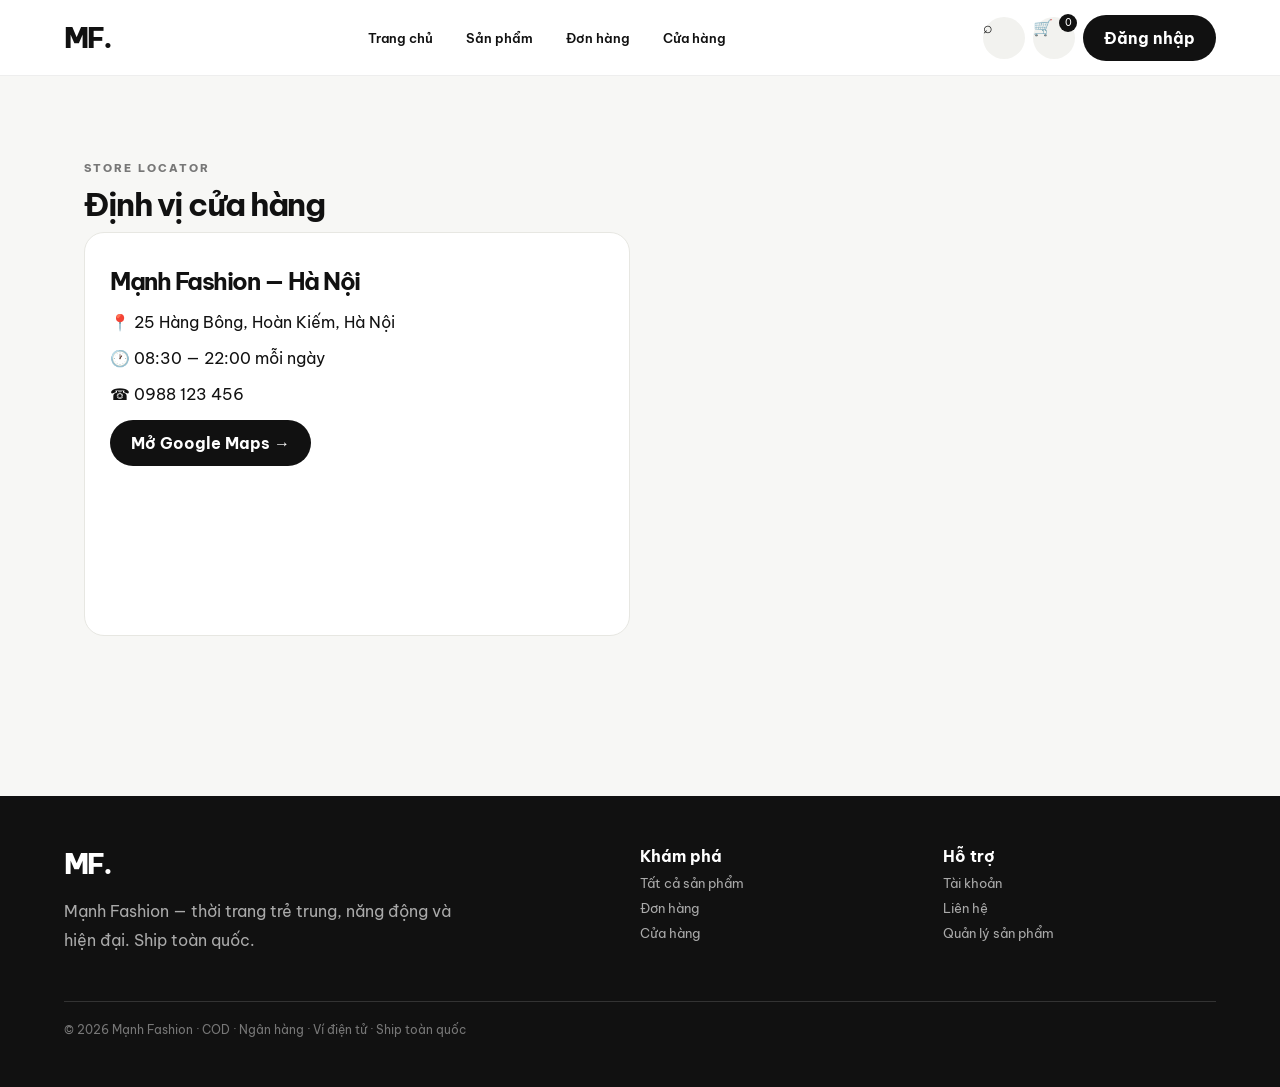
<file: cua-hang.html>
<!DOCTYPE html><html lang="vi"><head>
<meta charset="UTF-8"><meta name="viewport" content="width=device-width,initial-scale=1.0"><title>Cửa hàng — Mạnh Fashion</title><link rel="preconnect" href="https://fonts.googleapis.com"><link href="https://fonts.googleapis.com/css2?family=Be+Vietnam+Pro:wght@400;500;600;700;800&display=swap" rel="stylesheet"><link rel="stylesheet" href="css/style.css"></head><body><div id="toast"></div><header id="header"></header><main class="section"><span class="eyebrow">STORE LOCATOR</span><h1>Định vị cửa hàng</h1><div class="store-grid"><div class="card"><h2>Mạnh Fashion — Hà Nội</h2><p>📍 25 Hàng Bông, Hoàn Kiếm, Hà Nội</p><p>🕐 08:30 — 22:00 mỗi ngày</p><p>☎ 0988 123 456</p><a class="btn btn-dark" target="_blank" href="https://www.google.com/maps/search/?api=1&query=25+Hang+Bong+Hoan+Kiem+Ha+Noi">Mở Google Maps →</a></div><div class="map-box"><iframe src="https://www.google.com/maps?q=25%20Hang%20Bong%20Hoan%20Kiem%20Ha%20Noi&output=embed" loading="lazy"></iframe></div></div></main><footer id="footer"></footer><script src="js/app.js"></script><script>initLayout();</script></body></html>
</file>
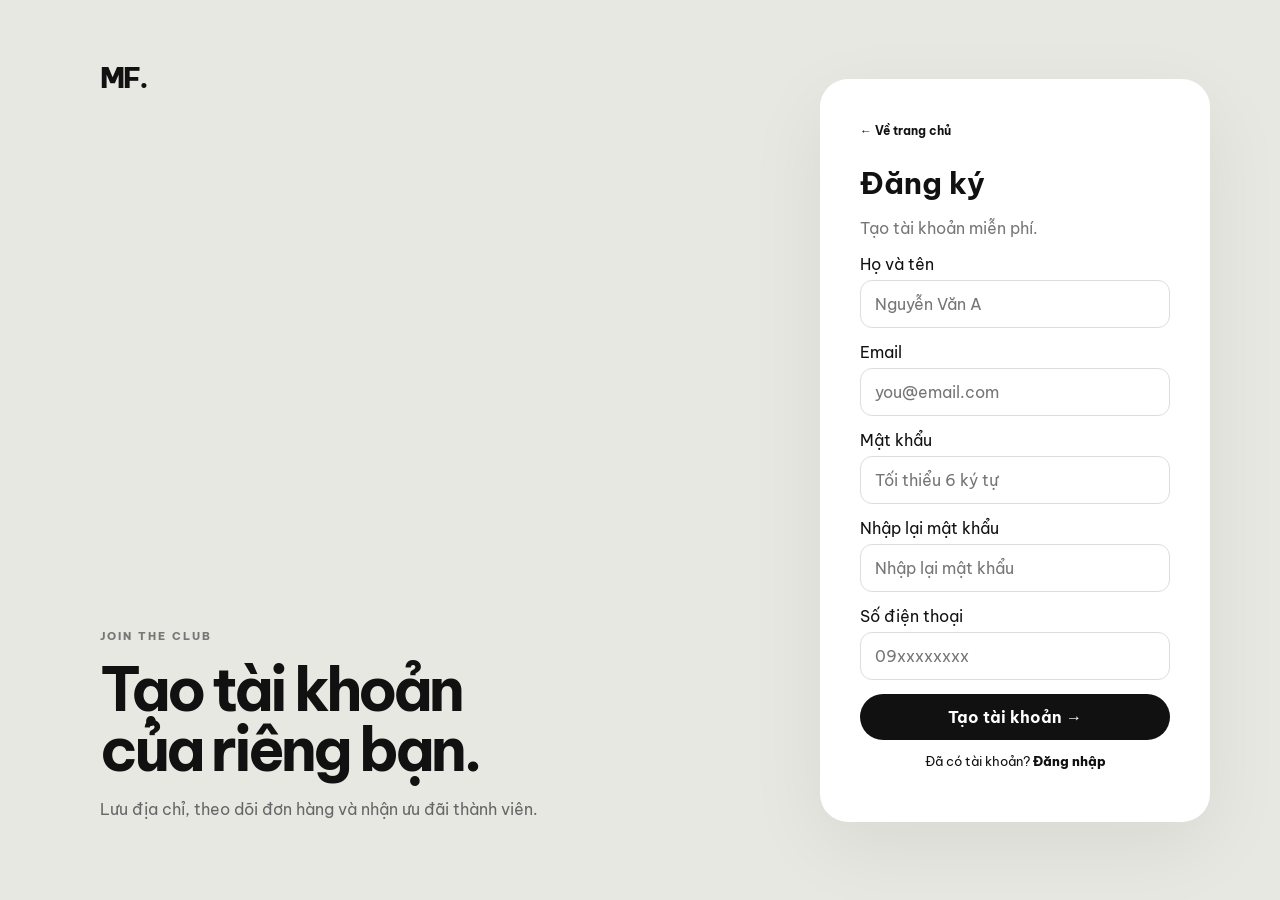
<file: dang-ky.html>
<!DOCTYPE html><html lang="vi"><head>
<meta charset="UTF-8"><meta name="viewport" content="width=device-width,initial-scale=1.0"><title>Đăng ký — Mạnh Fashion</title><link rel="preconnect" href="https://fonts.googleapis.com"><link href="https://fonts.googleapis.com/css2?family=Be+Vietnam+Pro:wght@400;500;600;700;800&display=swap" rel="stylesheet"><link rel="stylesheet" href="css/style.css"></head><body class="auth-page"><div id="toast"></div><div class="auth-wrap"><div class="auth-brand"><a href="index.html" class="logo dark">MF.</a><div><span class="eyebrow">JOIN THE CLUB</span><h1>Tạo tài khoản<br>của riêng bạn.</h1><p>Lưu địa chỉ, theo dõi đơn hàng và nhận ưu đãi thành viên.</p></div></div><div class="auth-card"><a href="index.html" class="back">← Về trang chủ</a><h2>Đăng ký</h2><p class="muted">Tạo tài khoản miễn phí.</p><form id="registerForm"><label>Họ và tên</label><input id="regName" required placeholder="Nguyễn Văn A"><label>Email</label><input id="regEmail" type="email" required placeholder="you@email.com"><label>Mật khẩu</label><input id="regPass" type="password" required minlength="6" placeholder="Tối thiểu 6 ký tự"><label>Nhập lại mật khẩu</label><input id="regPass2" type="password" required minlength="6" placeholder="Nhập lại mật khẩu"><label>Số điện thoại</label><input id="regPhone" required placeholder="09xxxxxxxx"><button class="btn btn-dark full">Tạo tài khoản →</button></form><p class="auth-switch">Đã có tài khoản? <a href="dang-nhap.html">Đăng nhập</a></p></div></div><script src="js/app.js"></script><script>initRegister();</script></body></html>
</file>
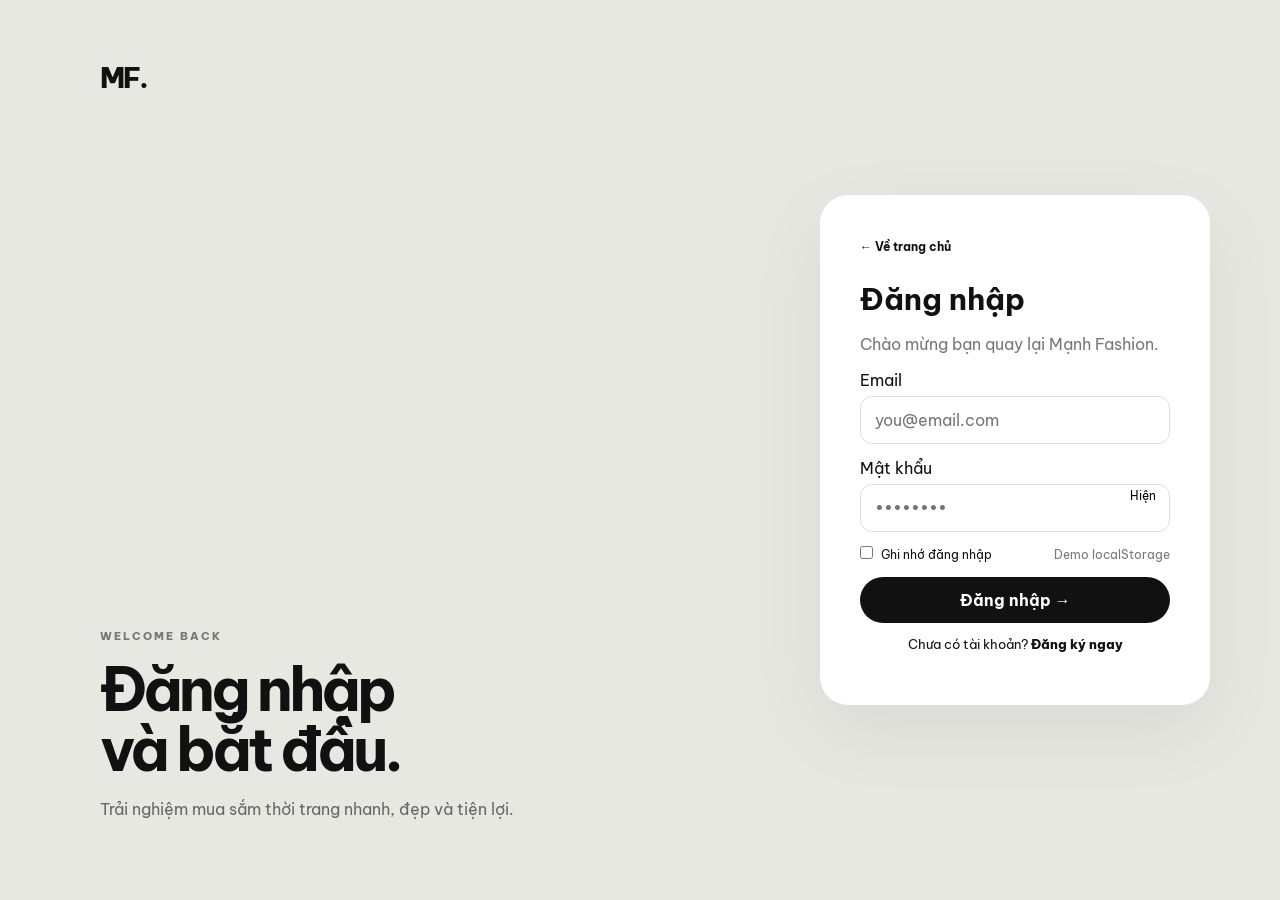
<file: dang-nhap.html>
<!DOCTYPE html><html lang="vi"><head>
<meta charset="UTF-8"><meta name="viewport" content="width=device-width,initial-scale=1.0">
<title>Đăng nhập — Mạnh Fashion</title><link rel="preconnect" href="https://fonts.googleapis.com"><link href="https://fonts.googleapis.com/css2?family=Be+Vietnam+Pro:wght@400;500;600;700;800&display=swap" rel="stylesheet"><link rel="stylesheet" href="css/style.css"></head><body class="auth-page"><div id="toast"></div><div class="auth-wrap"><div class="auth-brand"><a href="index.html" class="logo dark">MF.</a><div><span class="eyebrow">WELCOME BACK</span><h1>Đăng nhập<br>và bắt đầu.</h1><p>Trải nghiệm mua sắm thời trang nhanh, đẹp và tiện lợi.</p></div></div><div class="auth-card"><a href="index.html" class="back">← Về trang chủ</a><h2>Đăng nhập</h2><p class="muted">Chào mừng bạn quay lại Mạnh Fashion.</p><form id="loginForm"><label>Email</label><input id="loginEmail" type="email" required placeholder="you@email.com"><label>Mật khẩu</label><div class="password"><input id="loginPass" type="password" required placeholder="••••••••"><button type="button" onclick="togglePass('loginPass',this)">Hiện</button></div><div class="row-between"><label class="check"><input id="remember" type="checkbox"> Ghi nhớ đăng nhập</label><span class="muted small">Demo localStorage</span></div><button class="btn btn-dark full">Đăng nhập →</button></form><p class="auth-switch">Chưa có tài khoản? <a href="dang-ky.html">Đăng ký ngay</a></p></div></div><script src="js/app.js"></script><script>initLogin();</script></body></html>
</file>
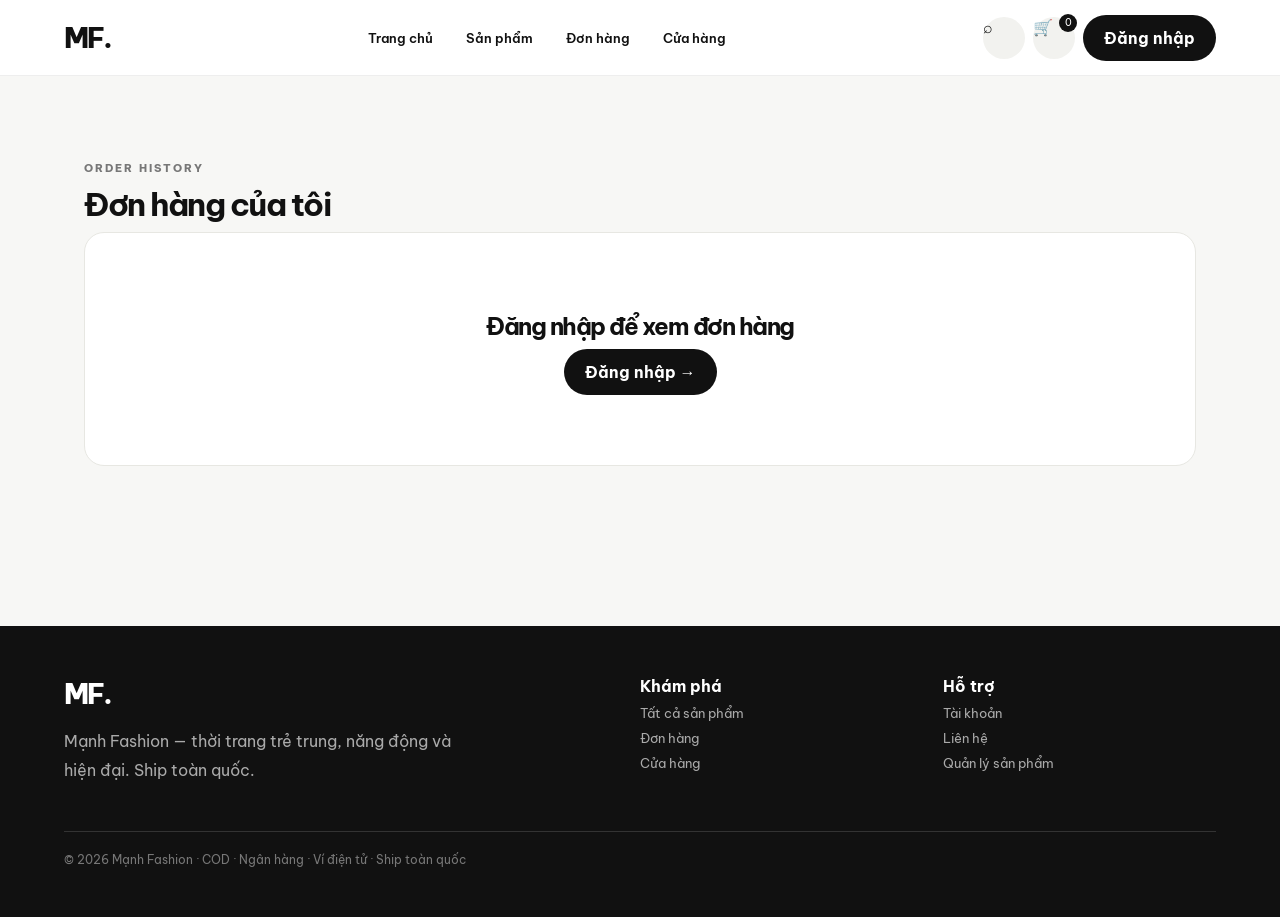
<file: don-hang.html>
<!DOCTYPE html><html lang="vi"><head>
<meta charset="UTF-8"><meta name="viewport" content="width=device-width,initial-scale=1.0"><title>Đơn hàng — Mạnh Fashion</title><link rel="preconnect" href="https://fonts.googleapis.com"><link href="https://fonts.googleapis.com/css2?family=Be+Vietnam+Pro:wght@400;500;600;700;800&display=swap" rel="stylesheet"><link rel="stylesheet" href="css/style.css"></head><body><div id="toast"></div><header id="header"></header><main class="section"><span class="eyebrow">ORDER HISTORY</span><h1>Đơn hàng của tôi</h1><div id="orders"></div></main><footer id="footer"></footer><script src="js/app.js"></script><script>initOrders();</script></body></html>
</file>
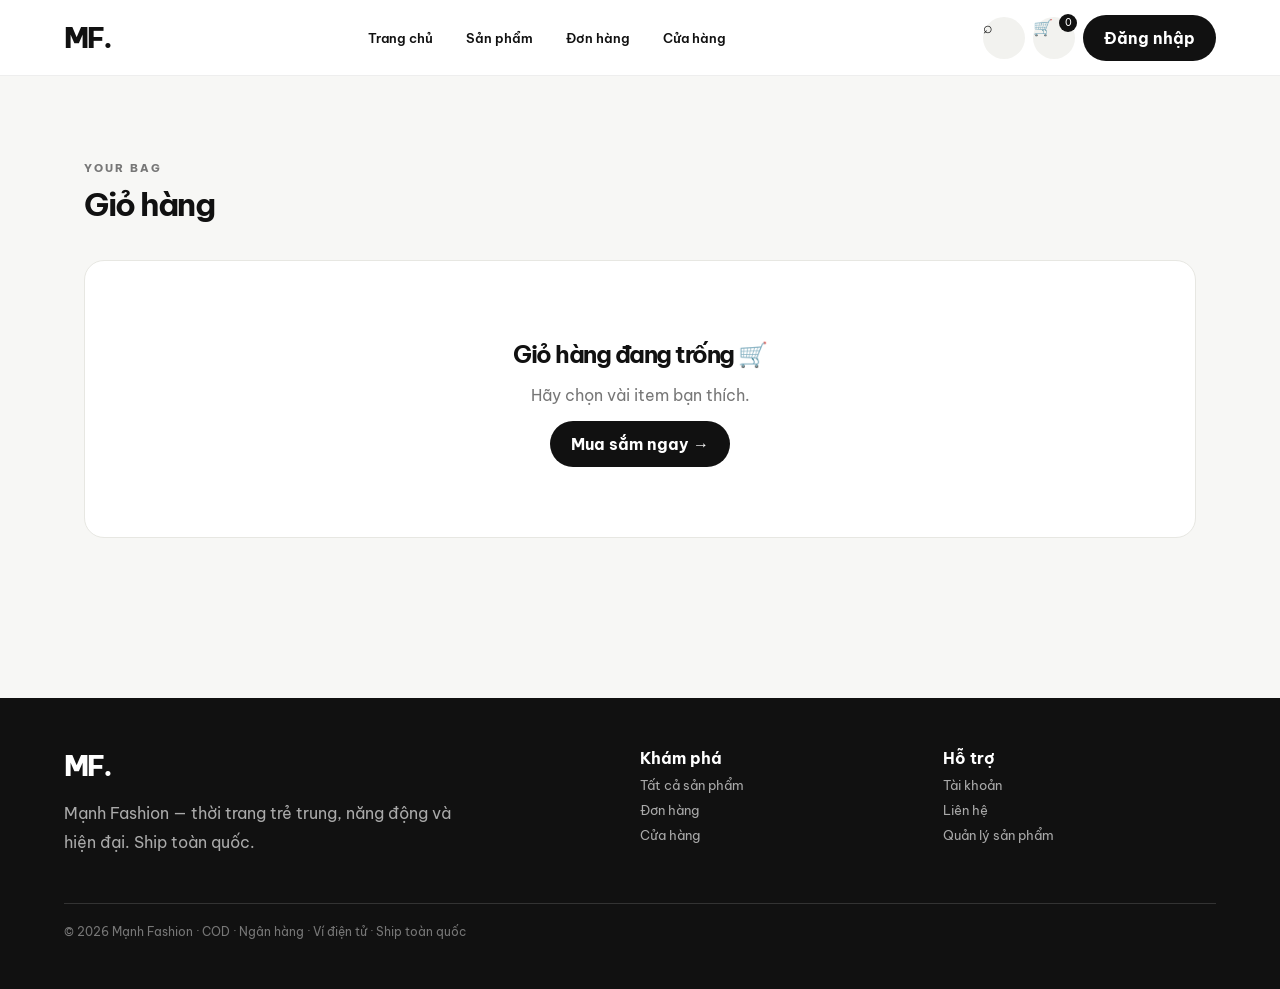
<file: gio-hang.html>
<!DOCTYPE html><html lang="vi"><head>
<meta charset="UTF-8"><meta name="viewport" content="width=device-width,initial-scale=1.0"><title>Giỏ hàng — Mạnh Fashion</title><link rel="preconnect" href="https://fonts.googleapis.com"><link href="https://fonts.googleapis.com/css2?family=Be+Vietnam+Pro:wght@400;500;600;700;800&display=swap" rel="stylesheet"><link rel="stylesheet" href="css/style.css"></head><body><div id="toast"></div><header id="header"></header><main class="section"><div class="section-head"><div><span class="eyebrow">YOUR BAG</span><h1>Giỏ hàng</h1></div></div><div id="cartPage"></div></main><footer id="footer"></footer><script src="js/app.js"></script><script>initCart();</script></body></html>
</file>
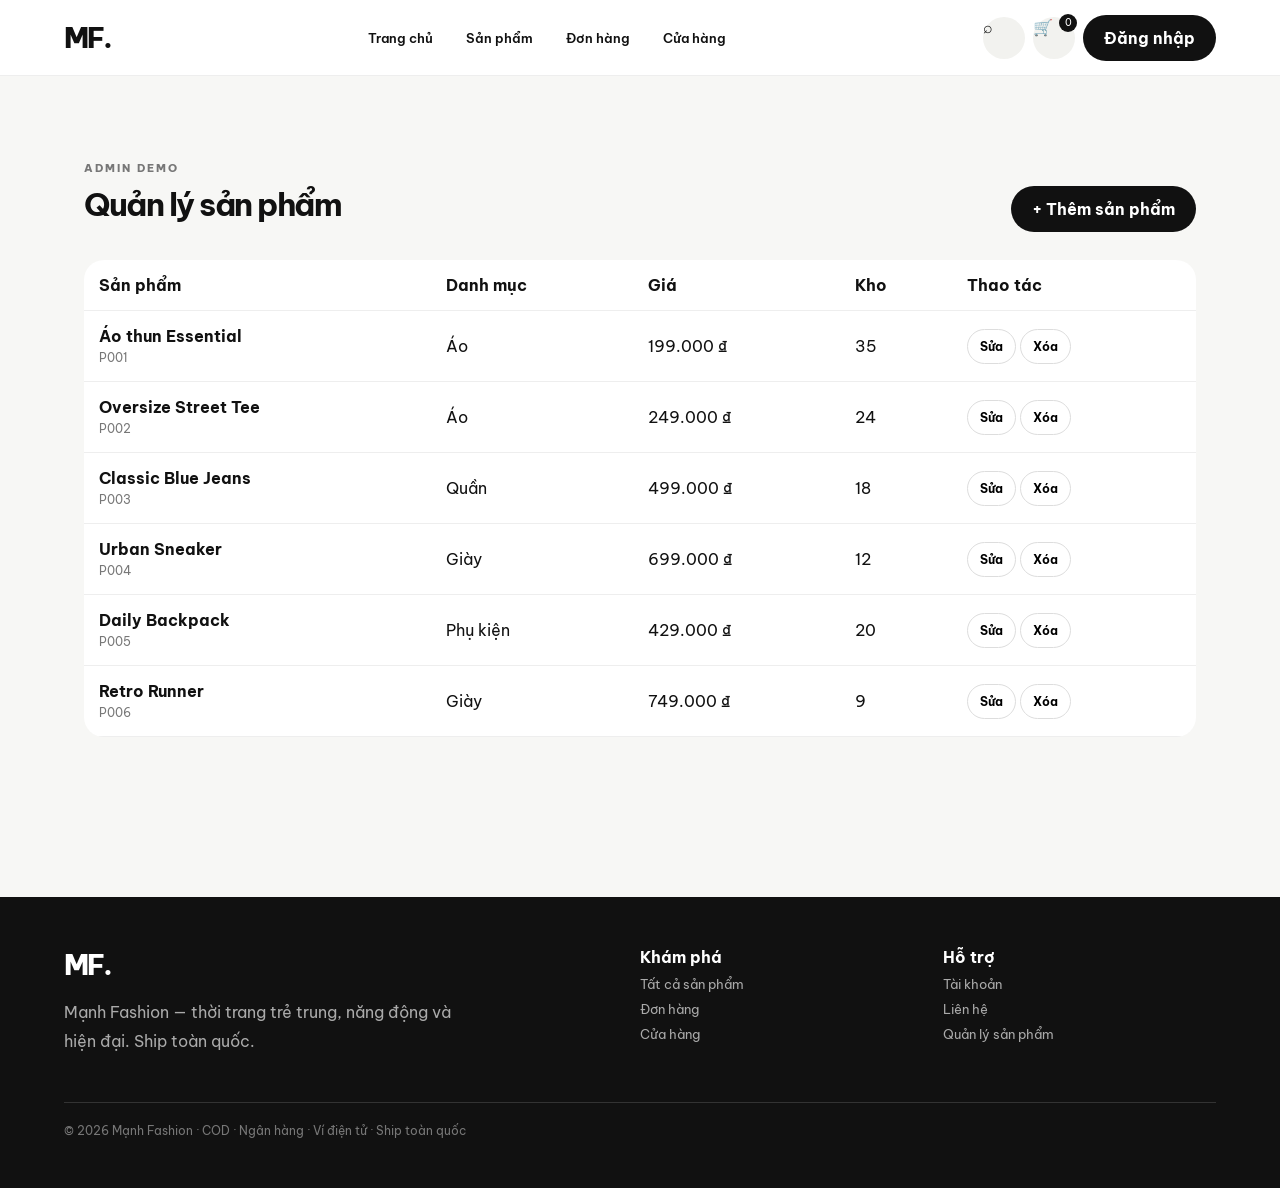
<file: quan-ly.html>
<!DOCTYPE html><html lang="vi"><head>
<meta charset="UTF-8"><meta name="viewport" content="width=device-width,initial-scale=1.0"><title>Quản lý sản phẩm — Mạnh Fashion</title><link rel="preconnect" href="https://fonts.googleapis.com"><link href="https://fonts.googleapis.com/css2?family=Be+Vietnam+Pro:wght@400;500;600;700;800&display=swap" rel="stylesheet"><link rel="stylesheet" href="css/style.css"></head><body><div id="toast"></div><header id="header"></header><main class="section"><div class="section-head"><div><span class="eyebrow">ADMIN DEMO</span><h1>Quản lý sản phẩm</h1></div><button class="btn btn-dark" onclick="openAdminForm()">+ Thêm sản phẩm</button></div><div id="adminTable"></div></main><div id="adminModal" class="modal"><div class="modal-box"><button class="modal-close" onclick="closeAdminForm()">×</button><h2 id="modalTitle">Thêm sản phẩm</h2><form id="adminForm"><input type="hidden" id="editId"><label>Tên sản phẩm</label><input id="aName" required><label>Giá</label><input id="aPrice" type="number" min="1" required><label>Danh mục</label><select id="aCat"><option>Áo</option><option>Quần</option><option>Giày</option><option>Phụ kiện</option></select><label>Số lượng</label><input id="aStock" type="number" min="0" required><label>URL hình ảnh</label><input id="aImage" required><button class="btn btn-dark full">Lưu sản phẩm</button></form></div></div><footer id="footer"></footer><script src="js/app.js"></script><script>initAdmin();</script></body></html>
</file>
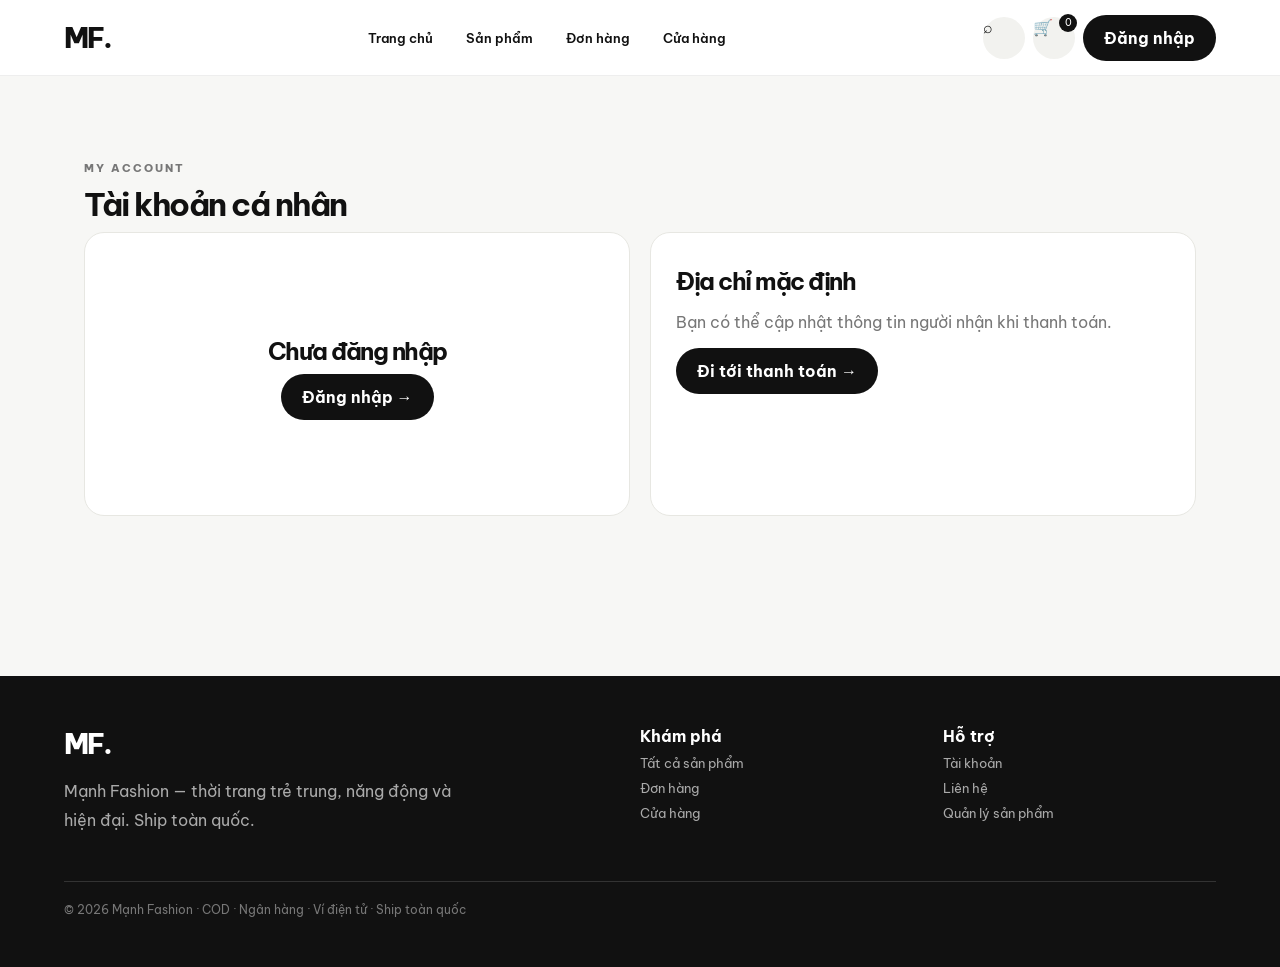
<file: tai-khoan.html>
<!DOCTYPE html><html lang="vi"><head>
<meta charset="UTF-8"><meta name="viewport" content="width=device-width,initial-scale=1.0"><title>Tài khoản — Mạnh Fashion</title><link rel="preconnect" href="https://fonts.googleapis.com"><link href="https://fonts.googleapis.com/css2?family=Be+Vietnam+Pro:wght@400;500;600;700;800&display=swap" rel="stylesheet"><link rel="stylesheet" href="css/style.css"></head><body><div id="toast"></div><header id="header"></header><main class="section"><span class="eyebrow">MY ACCOUNT</span><h1>Tài khoản cá nhân</h1><div class="account-grid"><div class="profile card" id="profile"></div><div class="card"><h2>Địa chỉ mặc định</h2><p class="muted">Bạn có thể cập nhật thông tin người nhận khi thanh toán.</p><a class="btn btn-dark" href="thanh-toan.html">Đi tới thanh toán →</a></div></div></main><footer id="footer"></footer><script src="js/app.js"></script><script>initAccount();</script></body></html>
</file>
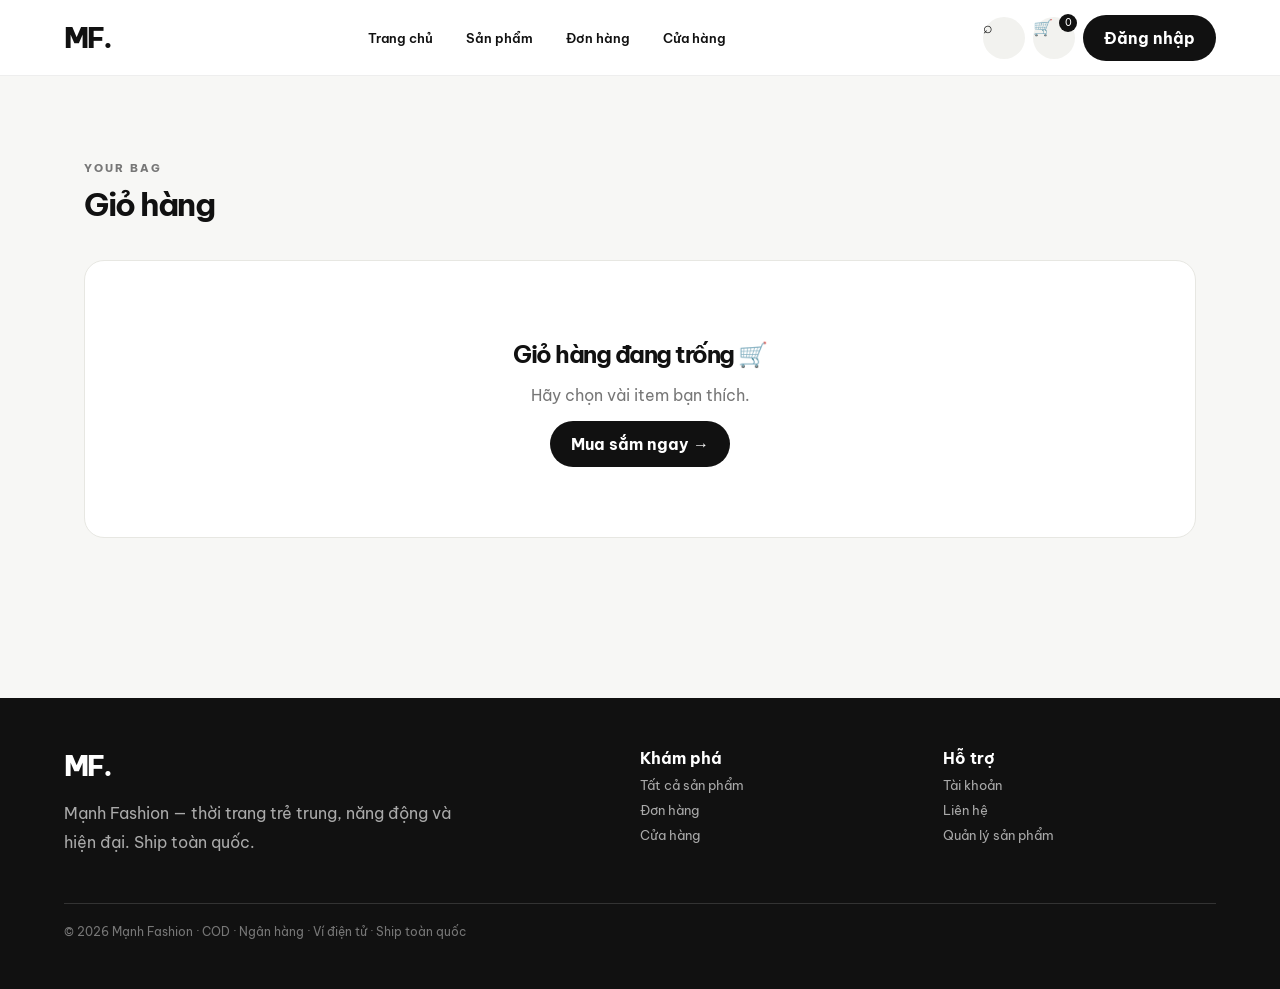
<file: thanh-toan.html>
<!DOCTYPE html><html lang="vi"><head>
<meta charset="UTF-8"><meta name="viewport" content="width=device-width,initial-scale=1.0"><title>Thanh toán — Mạnh Fashion</title><link rel="preconnect" href="https://fonts.googleapis.com"><link href="https://fonts.googleapis.com/css2?family=Be+Vietnam+Pro:wght@400;500;600;700;800&display=swap" rel="stylesheet"><link rel="stylesheet" href="css/style.css"></head><body><div id="toast"></div><header id="header"></header><main class="section checkout"><div><span class="eyebrow">CHECKOUT</span><h1>Thanh toán</h1></div><div class="checkout-grid"><form id="checkoutForm" class="card"><h2>Thông tin người nhận</h2><label>Họ tên</label><input id="shipName" required><label>Số điện thoại</label><input id="shipPhone" required><label>Tỉnh / Thành phố</label><input id="shipCity" required placeholder="Hà Nội"><label>Địa chỉ nhận hàng</label><textarea id="shipAddress" required placeholder="Số nhà, đường, phường/xã..."></textarea><label>Ghi chú</label><textarea id="shipNote" placeholder="Giao giờ hành chính..."></textarea><h2>Phương thức thanh toán</h2><label class="pay-option"><input type="radio" name="payment" value="COD" checked> 🚚 COD — Thanh toán khi nhận hàng</label><label class="pay-option"><input type="radio" name="payment" value="BANK"> 🏦 Chuyển khoản ngân hàng</label><label class="pay-option"><input type="radio" name="payment" value="EWALLET"> 📱 Ví điện tử</label><div id="payInfo" class="pay-info"></div><button class="btn btn-dark full">Đặt hàng ✓</button></form><aside id="checkoutSummary" class="card"></aside></div></main><footer id="footer"></footer><script src="js/app.js"></script><script>initCheckout();</script></body></html>
</file>
<file: css/style.css>
*{box-sizing:border-box}html{scroll-behavior:smooth}body{margin:0;font-family:'Be Vietnam Pro',sans-serif;color:#111;background:#f7f7f5}a{text-decoration:none;color:inherit}button,input,select,textarea{font:inherit}.muted{color:#777}.small{font-size:12px}.eyebrow{font-size:11px;letter-spacing:2px;font-weight:800;color:#777}.logo{font-size:28px;font-weight:800;letter-spacing:-2px}.logo.dark{color:#111}.navbar{height:76px;background:#fff;border-bottom:1px solid #eee;display:flex;align-items:center;justify-content:space-between;padding:0 5%;position:sticky;top:0;z-index:50}.nav-links{display:flex;align-items:center;gap:5px}.nav-links a{padding:11px 14px;border-radius:999px;font-size:13px;font-weight:600}.nav-links a:hover,.nav-links a.active{background:#111;color:#fff}.nav-actions{display:flex;align-items:center;gap:8px}.icon-btn{width:42px;height:42px;border:0;border-radius:50%;background:#f2f2ef;cursor:pointer}.cart-pill{position:relative}.cart-count{position:absolute;right:-2px;top:-3px;background:#111;color:#fff;border-radius:50%;min-width:18px;height:18px;font-size:10px;display:grid;place-items:center}.mobile-menu{display:none}.hero{min-height:650px;background:#dfe2dc;display:grid;grid-template-columns:1fr 1fr;overflow:hidden}.hero-content{padding:110px 9%;display:flex;flex-direction:column;justify-content:center}.hero h1{font-size:clamp(50px,7vw,92px);line-height:.95;letter-spacing:-5px;margin:18px 0}.hero h1 span{color:#7c8b5a}.hero p{max-width:490px;color:#555;line-height:1.8}.hero-art{background:url('https://images.unsplash.com/photo-1483985988355-763728e1935b?auto=format&fit=crop&w=1200&q=85') center/cover;position:relative}.hero-badge{position:absolute;right:8%;bottom:8%;width:120px;height:120px;border-radius:50%;background:#c9ff38;display:grid;place-items:center;text-align:center;font-size:13px;line-height:1.1;transform:rotate(12deg)}.hero-badge b{font-size:22px}.hero-actions{display:flex;gap:10px;margin-top:25px}.btn{border:0;border-radius:999px;padding:13px 21px;cursor:pointer;display:inline-flex;align-items:center;justify-content:center;gap:8px;font-weight:700;transition:.25s}.btn:hover{transform:translateY(-2px);box-shadow:0 10px 25px #0001}.btn-dark{background:#111;color:#fff}.btn-light{background:#fff;color:#111}.full{width:100%}.section{max-width:1240px;margin:auto;padding:80px 5%}.soft{background:#efefe9;max-width:none}.soft>.section-head,.soft>.product-grid{max-width:1140px;margin-left:auto;margin-right:auto}.section-head{display:flex;justify-content:space-between;align-items:end;margin-bottom:28px}.section h1,.section h2{letter-spacing:-1.5px;margin:8px 0}.text-link{font-weight:700;font-size:13px}.category-grid{display:grid;grid-template-columns:repeat(4,1fr);gap:15px}.category-card{height:300px;padding:25px;border-radius:22px;display:flex;flex-direction:column;justify-content:end;color:#fff;background-size:cover;background-position:center;position:relative;overflow:hidden}.category-card:before{content:"";position:absolute;inset:0;background:linear-gradient(transparent,#000b)}.category-card>*{position:relative}.category-card span{font-size:11px;opacity:.8}.category-card h3{font-size:30px;margin:5px 0}.category-card p{font-size:12px;margin:0}.cat1{background-image:url('https://images.unsplash.com/photo-1529139574466-a303027c1d8b?auto=format&fit=crop&w=800&q=80')}.cat2{background-image:url('https://images.unsplash.com/photo-1542272604-787c3835535d?auto=format&fit=crop&w=800&q=80')}.cat3{background-image:url('https://images.unsplash.com/photo-1542291026-7eec264c27ff?auto=format&fit=crop&w=800&q=80')}.cat4{background-image:url('https://images.unsplash.com/photo-1553062407-98eeb64c6a62?auto=format&fit=crop&w=800&q=80')}.product-grid{display:grid;grid-template-columns:repeat(4,1fr);gap:18px}.product-card{background:#fff;border-radius:18px;overflow:hidden;transition:.3s}.product-card:hover{transform:translateY(-5px)}.product-image{aspect-ratio:4/5;overflow:hidden;position:relative;background:#eee}.product-image img{width:100%;height:100%;object-fit:cover;transition:.5s}.product-card:hover img{transform:scale(1.04)}.tag{position:absolute;left:12px;top:12px;background:#c9ff38;border-radius:999px;padding:6px 10px;font-size:10px;font-weight:800}.product-info{padding:16px}.product-info h3{margin:0 0 8px;font-size:15px}.price{font-weight:800}.old-price{text-decoration:line-through;color:#aaa;font-size:12px;margin-left:7px}.card-actions{display:flex;gap:7px;margin-top:13px}.mini-btn{border:1px solid #ddd;background:#fff;border-radius:999px;padding:9px 12px;cursor:pointer;font-size:12px;font-weight:700}.mini-btn.dark{background:#111;color:#fff;border-color:#111;flex:1}.promo{margin:0 5%;border-radius:28px;padding:55px 7%;background:#c9ff38;display:flex;align-items:center;justify-content:space-between}.service-grid{display:grid;grid-template-columns:repeat(4,1fr);border-top:1px solid #ddd;border-bottom:1px solid #ddd}.service-grid div{padding:25px;border-right:1px solid #ddd;display:flex;flex-direction:column;gap:8px}.service-grid span{font-size:12px;color:#777}.page-hero{padding:80px 5%;background:#e8e8e2}.page-hero h1{font-size:clamp(42px,6vw,70px);margin:10px 0}.filter-bar{display:flex;gap:10px;margin-bottom:30px}.search-box{flex:1;background:#fff;border:1px solid #ddd;border-radius:999px;padding:0 18px;display:flex;align-items:center}.search-box input{border:0;outline:0;width:100%;padding:13px;background:transparent}.filter-bar select{border:1px solid #ddd;border-radius:999px;padding:0 16px;background:#fff}.detail{max-width:1200px;margin:auto;padding:60px 5%;display:grid;grid-template-columns:1.05fr .95fr;gap:60px}.detail-main-img{width:100%;aspect-ratio:1/1.1;object-fit:cover;border-radius:25px}.detail h1{font-size:45px;letter-spacing:-2px}.detail-price{font-size:27px;font-weight:800;margin:20px 0}.size-list{display:flex;gap:8px;margin:12px 0 25px}.size{border:1px solid #ddd;background:#fff;border-radius:10px;padding:11px 18px;cursor:pointer}.size.selected{background:#111;color:#fff;border-color:#111}.qty{display:flex;width:max-content;border:1px solid #ddd;border-radius:999px;overflow:hidden}.qty button,.qty input{width:42px;height:42px;border:0;background:#fff;text-align:center}.qty input{outline:0}.detail-actions{display:flex;gap:10px;margin:20px 0}.info-box{border-top:1px solid #ddd;padding:20px 0}.info-box h3{margin:0 0 10px}.cart-layout,.checkout-grid{display:grid;grid-template-columns:1.5fr .8fr;gap:25px}.card{background:#fff;border:1px solid #e7e7e2;border-radius:20px;padding:25px}.cart-item{display:grid;grid-template-columns:90px 1fr auto;gap:15px;align-items:center;border-bottom:1px solid #eee;padding:15px 0}.cart-item img{width:90px;height:110px;object-fit:cover;border-radius:12px}.cart-item h3{margin:0 0 5px}.remove{border:0;background:none;color:#c33;cursor:pointer}.summary-line{display:flex;justify-content:space-between;margin:13px 0}.total{font-size:20px;font-weight:800;border-top:1px solid #ddd;padding-top:18px}.voucher{display:flex;gap:8px}.voucher input{flex:1}.card input,.card textarea,.card select,.auth-card input,.auth-card textarea{width:100%;padding:13px 14px;border:1px solid #ddd;border-radius:12px;outline:0;margin:6px 0 14px;background:#fff}.card input:focus,.card textarea:focus,.auth-card input:focus{border-color:#111}.card textarea{min-height:100px;resize:vertical}.pay-option{display:block;border:1px solid #ddd;padding:14px;border-radius:12px;margin:8px 0;cursor:pointer}.pay-option input{width:auto;margin:0 8px 0 0}.pay-info{padding:12px;background:#f1f1ec;border-radius:12px;font-size:12px;margin:10px 0 15px}.order-card{margin:15px 0}.order-head{display:flex;justify-content:space-between;gap:10px;border-bottom:1px solid #eee;padding-bottom:12px}.status{background:#e8f7ce;border-radius:999px;padding:6px 10px;font-size:11px;font-weight:700}.account-grid,.store-grid{display:grid;grid-template-columns:1fr 1fr;gap:20px}.profile-avatar{width:70px;height:70px;border-radius:50%;background:#c9ff38;display:grid;place-items:center;font-size:25px;font-weight:800}.map-box{min-height:400px;border-radius:20px;overflow:hidden}.map-box iframe{width:100%;height:100%;min-height:400px;border:0}.table-wrap{overflow:auto;background:#fff;border-radius:20px}.admin-table{width:100%;border-collapse:collapse;min-width:700px}.admin-table th,.admin-table td{padding:15px;border-bottom:1px solid #eee;text-align:left}.modal{position:fixed;inset:0;background:#0008;display:none;align-items:center;justify-content:center;padding:20px;z-index:100}.modal.show{display:flex}.modal-box{background:#fff;border-radius:22px;padding:30px;width:min(520px,100%);position:relative}.modal-close{position:absolute;right:15px;top:12px;border:0;background:#f1f1ed;border-radius:50%;width:35px;height:35px;cursor:pointer}.auth-page{min-height:100vh;background:#e8e8e2}.auth-wrap{min-height:100vh;display:grid;grid-template-columns:1fr 450px;max-width:1200px;margin:auto}.auth-brand{padding:60px;display:flex;flex-direction:column;justify-content:space-between}.auth-brand h1{font-size:60px;letter-spacing:-4px;line-height:1;margin:15px 0}.auth-brand p{max-width:450px;color:#666;line-height:1.8}.auth-card{background:#fff;margin:30px;border-radius:28px;padding:40px;align-self:center;box-shadow:0 25px 80px #0001}.auth-card h2{font-size:30px;margin:25px 0 5px}.back{font-size:12px;font-weight:700}.password{display:flex;position:relative}.password input{padding-right:60px}.password button{position:absolute;right:8px;top:9px;border:0;background:none;cursor:pointer;font-size:12px}.row-between{display:flex;justify-content:space-between;align-items:center;margin-bottom:15px}.check{font-size:12px}.check input{width:auto!important;margin:0 5px 0 0!important}.auth-switch{text-align:center;font-size:13px}.auth-switch a{font-weight:800}.promo b{background:#111;color:#c9ff38;padding:4px 7px;border-radius:7px}.empty{text-align:center;padding:70px 20px}.toast{position:fixed;right:20px;bottom:20px;background:#111;color:#fff;padding:14px 18px;border-radius:14px;z-index:200;transform:translateY(20px);opacity:0;transition:.3s}.toast.show{transform:none;opacity:1}.footer{background:#111;color:#fff;margin-top:80px;padding:50px 5%}.footer-grid{max-width:1200px;margin:auto;display:grid;grid-template-columns:2fr 1fr 1fr;gap:30px}.footer a{color:#aaa;display:block;margin:9px 0;font-size:13px}.footer-bottom{max-width:1200px;margin:30px auto 0;padding-top:20px;border-top:1px solid #333;color:#777;font-size:12px}

@media(max-width:900px){.nav-links{display:none}.mobile-menu{display:block}.hero{grid-template-columns:1fr}.hero-art{min-height:400px}.category-grid,.product-grid{grid-template-columns:repeat(2,1fr)}.service-grid{grid-template-columns:repeat(2,1fr)}.detail,.cart-layout,.checkout-grid,.account-grid,.store-grid{grid-template-columns:1fr}.auth-wrap{grid-template-columns:1fr}.auth-brand{padding:40px;min-height:300px}.auth-brand h1{font-size:45px}.filter-bar{flex-wrap:wrap}.filter-bar>*{min-height:46px}.search-box{min-width:100%}}
@media(max-width:600px){.navbar{padding:0 4%}.nav-actions{gap:3px}.hero-content{padding:70px 7%}.hero h1{letter-spacing:-3px}.category-grid,.product-grid,.service-grid{grid-template-columns:1fr}.section{padding:55px 5%}.section-head{align-items:start;gap:15px;flex-direction:column}.promo{margin:0 4%;padding:35px 7%;flex-direction:column;align-items:start;gap:20px}.detail{padding:35px 5%}.detail h1{font-size:35px}.cart-item{grid-template-columns:70px 1fr}.cart-item>button{grid-column:2}.cart-item img{width:70px;height:90px}.auth-card{margin:15px;padding:28px}.auth-brand{display:none}.footer-grid{grid-template-columns:1fr}.hero-art{min-height:300px}.hero-badge{width:90px;height:90px}}
</file>
